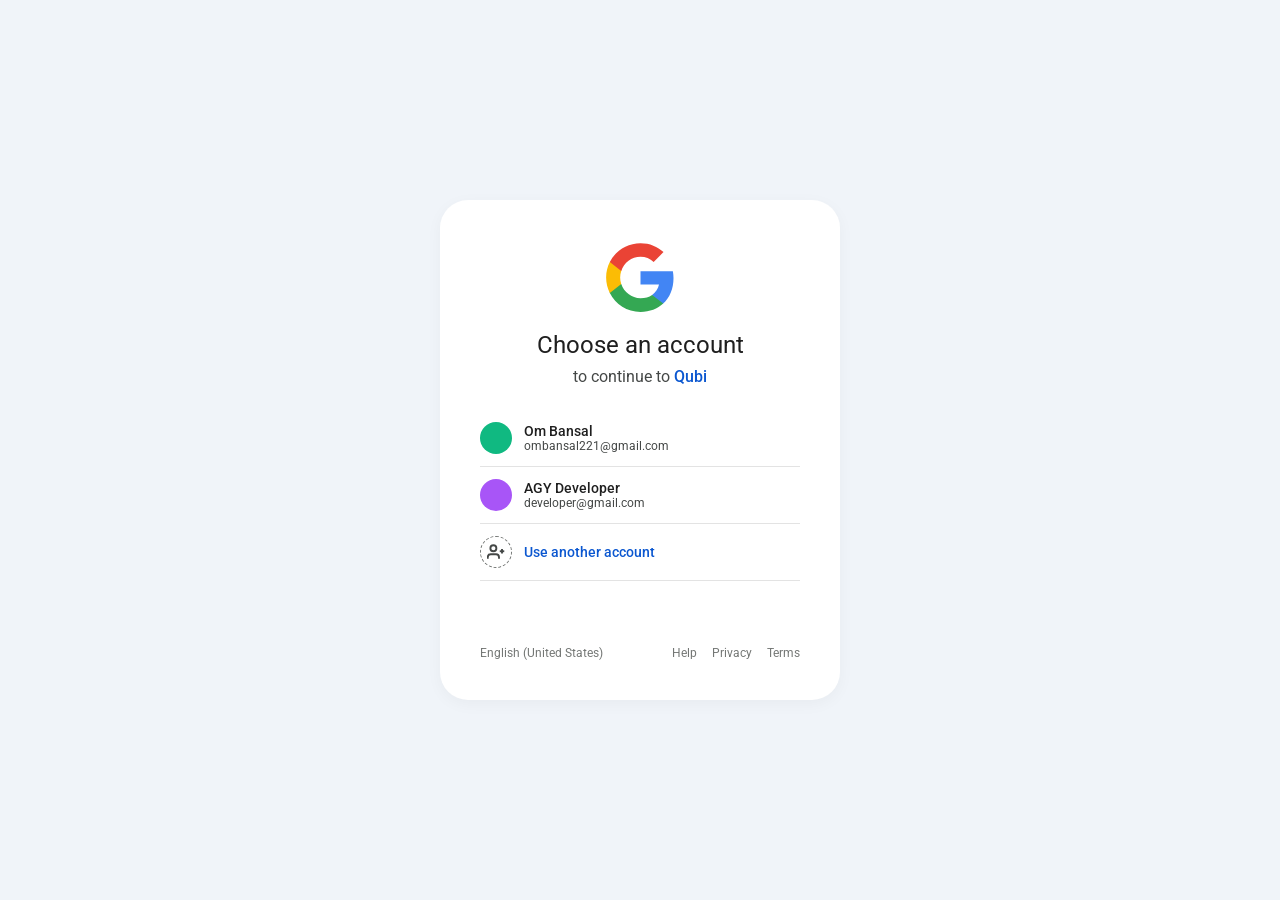
<file: static/google_login.html>
<!DOCTYPE html>
<html lang="en">
<head>
    <meta charset="UTF-8">
    <meta name="viewport" content="width=device-width, initial-scale=1.0">
    <title>Sign in - Google Accounts</title>
    <link rel="preconnect" href="https://fonts.googleapis.com">
    <link rel="preconnect" href="https://fonts.gstatic.com" crossorigin>
    <link href="https://fonts.googleapis.com/css2?family=Roboto:wght@400;500;700&display=swap" rel="stylesheet">
    <style>
        * {
            box-sizing: border-box;
            margin: 0;
            padding: 0;
            font-family: 'Roboto', sans-serif;
            -webkit-font-smoothing: antialiased;
        }
        body {
            background-color: #f0f4f9;
            display: flex;
            align-items: center;
            justify-content: center;
            min-height: 100vh;
            padding: 20px;
        }
        .container {
            background-color: #ffffff;
            border-radius: 28px;
            width: 100%;
            max-width: 400px;
            min-height: 500px;
            padding: 40px;
            box-shadow: 0 4px 16px rgba(0, 0, 0, 0.04);
            display: flex;
            flex-direction: column;
            align-items: center;
            position: relative;
        }
        .google-logo {
            width: 75px;
            margin-bottom: 16px;
        }
        h1 {
            color: #1f1f1f;
            font-size: 24px;
            font-weight: 400;
            margin-bottom: 8px;
            text-align: center;
        }
        .subtitle {
            color: #444746;
            font-size: 16px;
            margin-bottom: 24px;
            text-align: center;
        }
        .subtitle span {
            color: #0b57d0;
            font-weight: 500;
        }
        .accounts-list {
            width: 100%;
            display: flex;
            flex-direction: column;
            margin-bottom: 24px;
        }
        .account-row {
            display: flex;
            align-items: center;
            width: 100%;
            padding: 12px 0;
            border-bottom: 1px solid #e3e3e3;
            cursor: pointer;
            transition: background-color 0.2s;
            user-select: none;
        }
        .account-row:hover {
            background-color: #f7f9fc;
        }
        .avatar {
            width: 32px;
            height: 32px;
            border-radius: 50%;
            background-color: #e3e3e3;
            display: flex;
            align-items: center;
            justify-content: center;
            font-weight: 500;
            color: #ffffff;
            font-size: 14px;
            margin-right: 12px;
            background-size: cover;
            background-position: center;
        }
        .avatar.om {
            background-color: #10b981;
            background-image: url('https://api.dicebear.com/7.x/bottts/svg?seed=Om');
        }
        .avatar.dev {
            background-color: #a855f7;
            background-image: url('https://api.dicebear.com/7.x/bottts/svg?seed=Developer');
        }
        .avatar.new-acct {
            background-color: transparent;
            border: 1px dashed #747775;
            color: #444746;
        }
        .account-info {
            flex: 1;
            display: flex;
            flex-direction: column;
            text-align: left;
        }
        .name {
            color: #1f1f1f;
            font-size: 14px;
            font-weight: 500;
        }
        .email {
            color: #444746;
            font-size: 12px;
        }
        .use-another {
            color: #0b57d0;
            font-size: 14px;
            font-weight: 500;
        }
        /* Custom form view */
        .form-view {
            display: none;
            width: 100%;
            flex-direction: column;
            gap: 16px;
            animation: fadeIn 0.2s ease;
        }
        @keyframes fadeIn {
            from { opacity: 0; transform: translateY(4px); }
            to { opacity: 1; transform: translateY(0); }
        }
        .input-group {
            display: flex;
            flex-direction: column;
            gap: 4px;
            width: 100%;
        }
        .input-group label {
            font-size: 12px;
            font-weight: 500;
            color: #444746;
        }
        .input-group input {
            width: 100%;
            padding: 14px;
            border: 1px solid #747775;
            border-radius: 4px;
            font-size: 16px;
            outline: none;
            color: #1f1f1f;
            transition: border-color 0.2s;
        }
        .input-group input:focus {
            border-color: #0b57d0;
            border-width: 2px;
            padding: 13px; /* Offset border change */
        }
        .btn-row {
            display: flex;
            justify-content: space-between;
            align-items: center;
            margin-top: 12px;
            width: 100%;
        }
        .btn-text {
            color: #0b57d0;
            background: transparent;
            border: none;
            font-size: 14px;
            font-weight: 500;
            cursor: pointer;
        }
        .btn-blue {
            background-color: #0b57d0;
            color: #ffffff;
            border: none;
            border-radius: 100px;
            padding: 12px 24px;
            font-size: 14px;
            font-weight: 500;
            cursor: pointer;
            transition: background-color 0.2s;
        }
        .btn-blue:hover {
            background-color: #0842a0;
            box-shadow: 0 1px 3px rgba(0, 0, 0, 0.08);
        }
        .footer {
            margin-top: auto;
            display: flex;
            justify-content: space-between;
            width: 100%;
            font-size: 12px;
            color: #747775;
            padding-top: 24px;
        }
        .footer a {
            color: #747775;
            text-decoration: none;
            margin-left: 12px;
        }
        .footer a:hover {
            color: #1f1f1f;
        }
    </style>
</head>
<body>

    <div class="container">
        <!-- Colored Google logo -->
        <svg class="google-logo" viewBox="0 0 24 24" fill="none" xmlns="http://www.w3.org/2000/svg">
            <path d="M22.56 12.25c0-.78-.07-1.53-.2-2.25H12v4.26h5.92c-.26 1.37-1.04 2.53-2.21 3.31v2.77h3.57c2.08-1.92 3.28-4.74 3.28-8.09z" fill="#4285F4"/>
            <path d="M12 23c2.97 0 5.46-.98 7.28-2.66l-3.57-2.77c-.98.66-2.23 1.06-3.71 1.06-2.86 0-5.29-1.93-6.16-4.53H2.18v2.84C3.99 20.53 7.7 23 12 23z" fill="#34A853"/>
            <path d="M5.84 14.09c-.22-.66-.35-1.36-.35-2.09s.13-1.43.35-2.09V7.06H2.18C1.43 8.55 1 10.22 1 12s.43 3.45 1.18 4.94l3.66-2.85z" fill="#FBBC05"/>
            <path d="M12 5.38c1.62 0 3.06.56 4.21 1.64l3.15-3.15C17.45 2.09 14.97 1 12 1 7.7 1 3.99 3.47 2.18 7.06l3.66 2.85c.87-2.6 3.3-4.53 6.16-4.53z" fill="#EA4335"/>
        </svg>

        <!-- Dynamic Title and Screen Layout -->
        <div id="chooser-view" style="width: 100%; display: flex; flex-direction: column; align-items: center;">
            <h1>Choose an account</h1>
            <p class="subtitle">to continue to <span>Qubi</span></p>

            <div class="accounts-list">
                <!-- Account 1 -->
                <div class="account-row btn-select-profile" data-name="Om Bansal" data-email="ombansal221@gmail.com" data-avatar="https://api.dicebear.com/7.x/bottts/svg?seed=Om">
                    <div class="avatar om"></div>
                    <div class="account-info">
                        <span class="name">Om Bansal</span>
                        <span class="email">ombansal221@gmail.com</span>
                    </div>
                </div>

                <!-- Account 2 -->
                <div class="account-row btn-select-profile" data-name="AGY Developer" data-email="developer@gmail.com" data-avatar="https://api.dicebear.com/7.x/bottts/svg?seed=Developer">
                    <div class="avatar dev"></div>
                    <div class="account-info">
                        <span class="name">AGY Developer</span>
                        <span class="email">developer@gmail.com</span>
                    </div>
                </div>

                <!-- Use another account button trigger -->
                <div class="account-row btn-use-another-acct">
                    <div class="avatar new-acct">
                        <svg width="18" height="18" viewBox="0 0 24 24" fill="none" stroke="currentColor" stroke-width="2.5"><path d="M16 21v-2a4 4 0 0 0-4-4H5a4 4 0 0 0-4 4v2"/><circle cx="8.5" cy="7" r="4"/><line x1="20" y1="8" x2="20" y2="14"/><line x1="17" y1="11" x2="23" y2="11"/></svg>
                    </div>
                    <div class="account-info" style="justify-content: center;">
                        <span class="use-another">Use another account</span>
                    </div>
                </div>
            </div>
        </div>

        <!-- Custom Account Entry Form -->
        <form id="custom-account-form" class="form-view">
            <h1>Sign in</h1>
            <p class="subtitle">to continue to <span>Qubi</span></p>

            <div class="input-group">
                <label for="gmail-input">Google Account Email (Gmail)</label>
                <input type="email" id="gmail-input" placeholder="you@gmail.com" required autocomplete="off">
            </div>

            <div class="input-group">
                <label for="name-input">Display Name</label>
                <input type="text" id="name-input" placeholder="Your Name" required autocomplete="off">
            </div>

            <div class="btn-row">
                <button type="button" id="btn-back-chooser" class="btn-text">Back</button>
                <button type="submit" class="btn-blue">Next</button>
            </div>
        </form>

        <div class="footer">
            <span>English (United States)</span>
            <div>
                <a href="#">Help</a>
                <a href="#">Privacy</a>
                <a href="#">Terms</a>
            </div>
        </div>
    </div>

    <script>
        document.addEventListener("DOMContentLoaded", () => {
            const chooserView = document.getElementById("chooser-view");
            const formView = document.getElementById("custom-account-form");
            const gmailInput = document.getElementById("gmail-input");
            const nameInput = document.getElementById("name-input");
            const btnBackChooser = document.getElementById("btn-back-chooser");

            // 1. Bind select account events programmatically (CSP Compliant)
            document.querySelectorAll(".btn-select-profile").forEach(row => {
                row.addEventListener("click", () => {
                    const name = row.dataset.name;
                    const email = row.dataset.email;
                    const avatar = row.dataset.avatar;
                    sendPayload(name, email, avatar);
                });
            });

            // 2. Bind show use another account form
            const btnUseAnother = document.querySelector(".btn-use-another-acct");
            if (btnUseAnother) {
                btnUseAnother.addEventListener("click", showFormView);
            }

            // 3. Bind back button click
            if (btnBackChooser) {
                btnBackChooser.addEventListener("click", showChooserView);
            }

            // 4. Bind form submission programmatically (CSP Compliant)
            if (formView) {
                formView.addEventListener("submit", (e) => {
                    e.preventDefault();
                    const email = gmailInput.value.trim();
                    const name = nameInput.value.trim();
                    const avatar = `https://api.dicebear.com/7.x/bottts/svg?seed=${encodeURIComponent(email)}`;
                    sendPayload(name, email, avatar);
                });
            }

            function showFormView() {
                chooserView.style.display = "none";
                formView.style.display = "flex";
                gmailInput.focus();
            }

            function showChooserView() {
                formView.style.display = "none";
                chooserView.style.display = "flex";
            }
        });

        function sendPayload(name, email, picture) {
            console.log("sendPayload triggered for:", name, email);
            const user = { name, email, picture };
            
            // 1. Fallback: Write user details to localStorage for same-origin tab communication
            try {
                console.log("Writing login details to localStorage...");
                localStorage.setItem("google-login-success-event", JSON.stringify({
                    user: user,
                    timestamp: Date.now()
                }));
                console.log("localStorage write successful.");
            } catch (storageErr) {
                console.error("Failed to write login event to localStorage:", storageErr);
            }

            // 2. Primary: Send postMessage payload to opener window
            try {
                if (window.opener) {
                    console.log("Sending postMessage payload to parent...");
                    window.opener.postMessage({
                        type: 'google-login-success',
                        user: user
                    }, '*');
                    console.log("postMessage dispatched.");
                } else {
                    console.warn("window.opener is null, parent window communication skipped.");
                }
            } catch (err) {
                console.error("Error communicating with parent window:", err);
            }
            
            // 3. Close the popup window
            try {
                console.log("Closing popup...");
                window.close();
            } catch (closeErr) {
                console.error("Error calling window.close():", closeErr);
            }
        }
    </script>
</body>
</html>
</file>
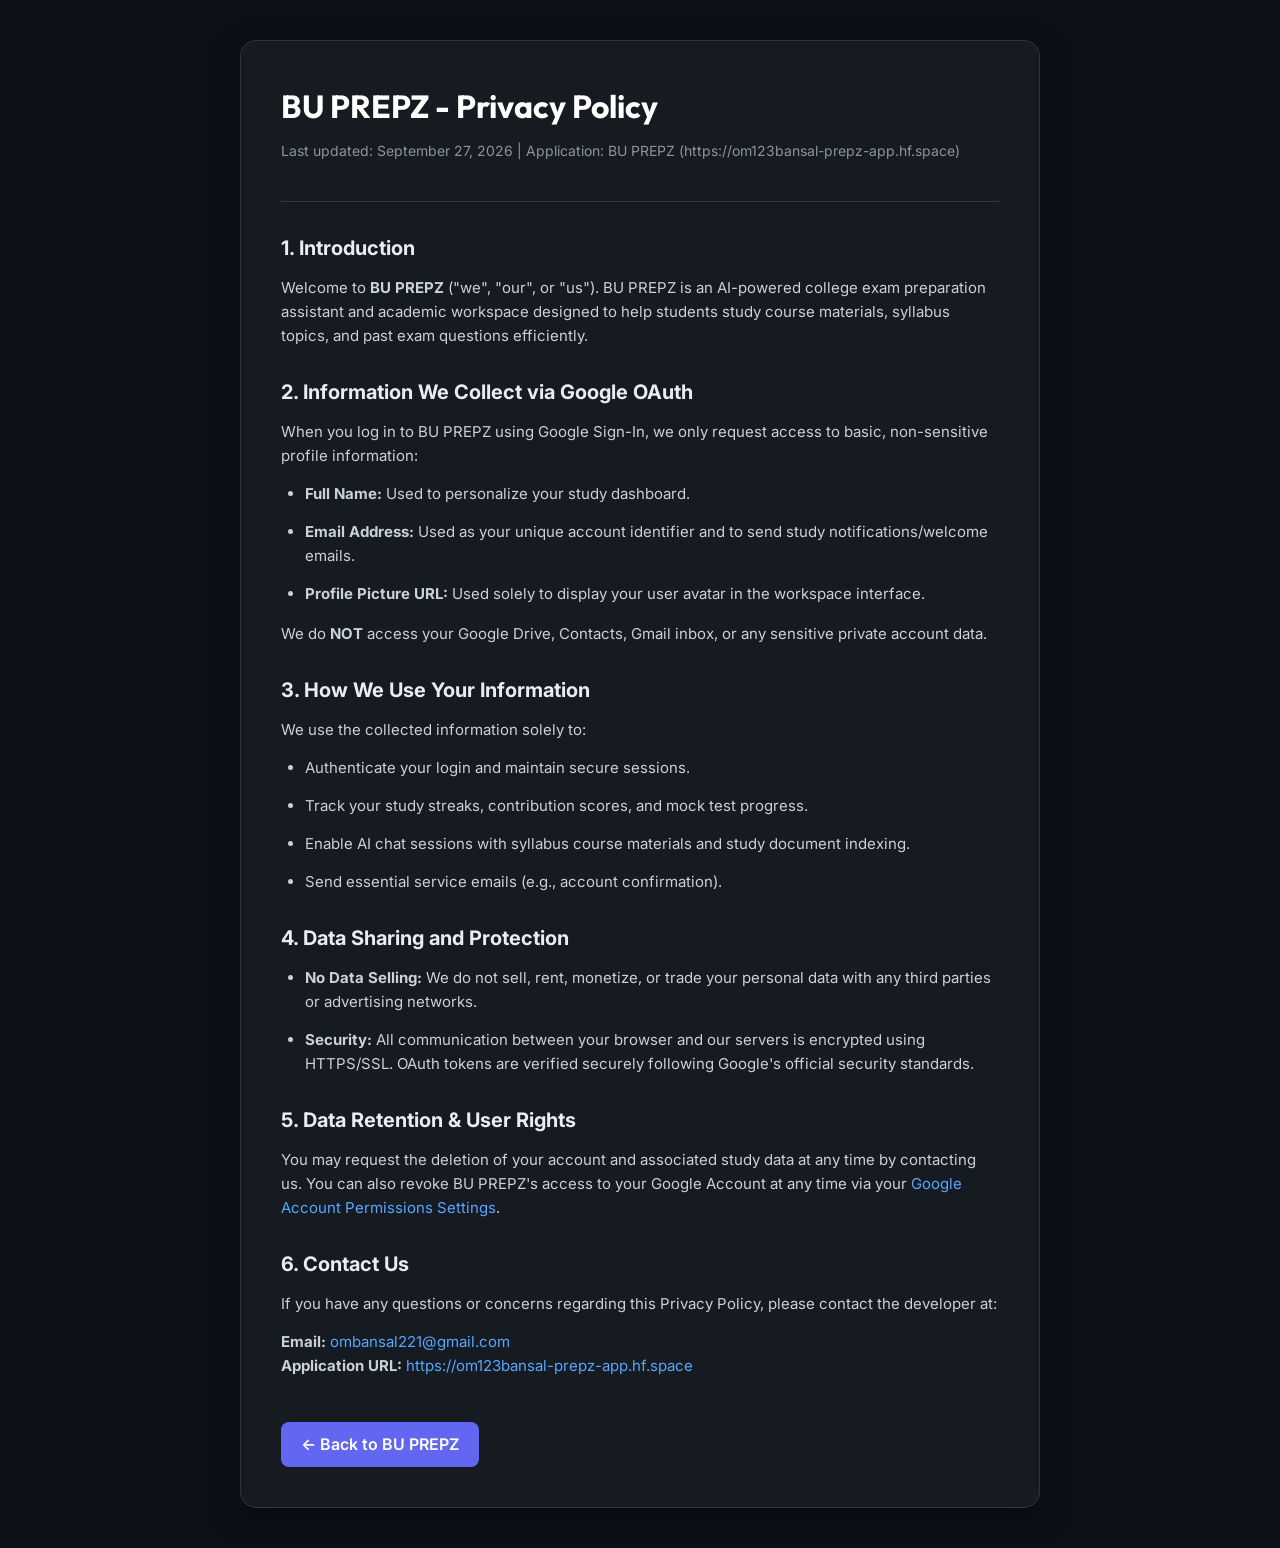
<file: static/privacy.html>
<!DOCTYPE html>
<html lang="en">
<head>
    <meta charset="UTF-8">
    <meta name="viewport" content="width=device-width, initial-scale=1.0">
    <title>Privacy Policy - BU PREPZ</title>
    <link rel="preconnect" href="https://fonts.googleapis.com">
    <link href="https://fonts.googleapis.com/css2?family=Inter:wght@300;400;500;600;700;800&family=Outfit:wght@600;700;800&display=swap" rel="stylesheet">
    <style>
        :root {
            --bg-color: #0d1117;
            --card-bg: #161b22;
            --border-color: #30363d;
            --text-primary: #f0f6fc;
            --text-secondary: #8b949e;
            --accent-color: #6366f1;
            --accent-hover: #4f46e5;
        }
        * { box-sizing: border-box; margin: 0; padding: 0; }
        body {
            font-family: 'Inter', -apple-system, BlinkMacSystemFont, sans-serif;
            background-color: var(--bg-color);
            color: var(--text-primary);
            line-height: 1.6;
            padding: 40px 20px;
        }
        .container {
            max-width: 800px;
            margin: 0 auto;
            background: var(--card-bg);
            padding: 40px;
            border-radius: 16px;
            border: 1px solid var(--border-color);
            box-shadow: 0 10px 30px rgba(0,0,0,0.5);
        }
        .header {
            border-bottom: 1px solid var(--border-color);
            padding-bottom: 24px;
            margin-bottom: 30px;
        }
        .header h1 {
            font-family: 'Outfit', sans-serif;
            font-size: 32px;
            color: #ffffff;
            margin-bottom: 8px;
        }
        .header p {
            color: var(--text-secondary);
            font-size: 14px;
        }
        h2 {
            font-size: 20px;
            color: #e6edf3;
            margin-top: 28px;
            margin-bottom: 12px;
        }
        p, li {
            color: #c9d1d9;
            font-size: 15px;
            margin-bottom: 14px;
        }
        ul {
            padding-left: 24px;
            margin-bottom: 16px;
        }
        a {
            color: #58a6ff;
            text-decoration: none;
        }
        a:hover { text-decoration: underline; }
        .back-btn {
            display: inline-block;
            margin-top: 30px;
            padding: 10px 20px;
            background: var(--accent-color);
            color: #ffffff;
            border-radius: 8px;
            font-weight: 600;
            text-decoration: none;
            transition: background 0.2s;
        }
        .back-btn:hover {
            background: var(--accent-hover);
            text-decoration: none;
        }
    </style>
</head>
<body>
    <div class="container">
        <div class="header">
            <h1>BU PREPZ - Privacy Policy</h1>
            <p>Last updated: September 27, 2026 | Application: BU PREPZ (https://om123bansal-prepz-app.hf.space)</p>
        </div>

        <h2>1. Introduction</h2>
        <p>Welcome to <strong>BU PREPZ</strong> ("we", "our", or "us"). BU PREPZ is an AI-powered college exam preparation assistant and academic workspace designed to help students study course materials, syllabus topics, and past exam questions efficiently.</p>

        <h2>2. Information We Collect via Google OAuth</h2>
        <p>When you log in to BU PREPZ using Google Sign-In, we only request access to basic, non-sensitive profile information:</p>
        <ul>
            <li><strong>Full Name:</strong> Used to personalize your study dashboard.</li>
            <li><strong>Email Address:</strong> Used as your unique account identifier and to send study notifications/welcome emails.</li>
            <li><strong>Profile Picture URL:</strong> Used solely to display your user avatar in the workspace interface.</li>
        </ul>
        <p>We do <strong>NOT</strong> access your Google Drive, Contacts, Gmail inbox, or any sensitive private account data.</p>

        <h2>3. How We Use Your Information</h2>
        <p>We use the collected information solely to:</p>
        <ul>
            <li>Authenticate your login and maintain secure sessions.</li>
            <li>Track your study streaks, contribution scores, and mock test progress.</li>
            <li>Enable AI chat sessions with syllabus course materials and study document indexing.</li>
            <li>Send essential service emails (e.g., account confirmation).</li>
        </ul>

        <h2>4. Data Sharing and Protection</h2>
        <ul>
            <li><strong>No Data Selling:</strong> We do not sell, rent, monetize, or trade your personal data with any third parties or advertising networks.</li>
            <li><strong>Security:</strong> All communication between your browser and our servers is encrypted using HTTPS/SSL. OAuth tokens are verified securely following Google's official security standards.</li>
        </ul>

        <h2>5. Data Retention & User Rights</h2>
        <p>You may request the deletion of your account and associated study data at any time by contacting us. You can also revoke BU PREPZ's access to your Google Account at any time via your <a href="https://myaccount.google.com/permissions" target="_blank" rel="noopener">Google Account Permissions Settings</a>.</p>

        <h2>6. Contact Us</h2>
        <p>If you have any questions or concerns regarding this Privacy Policy, please contact the developer at:</p>
        <p><strong>Email:</strong> <a href="mailto:ombansal221@gmail.com">ombansal221@gmail.com</a><br>
        <strong>Application URL:</strong> <a href="https://om123bansal-prepz-app.hf.space">https://om123bansal-prepz-app.hf.space</a></p>

        <a href="/" class="back-btn">← Back to BU PREPZ</a>
    </div>
</body>
</html>
</file>
